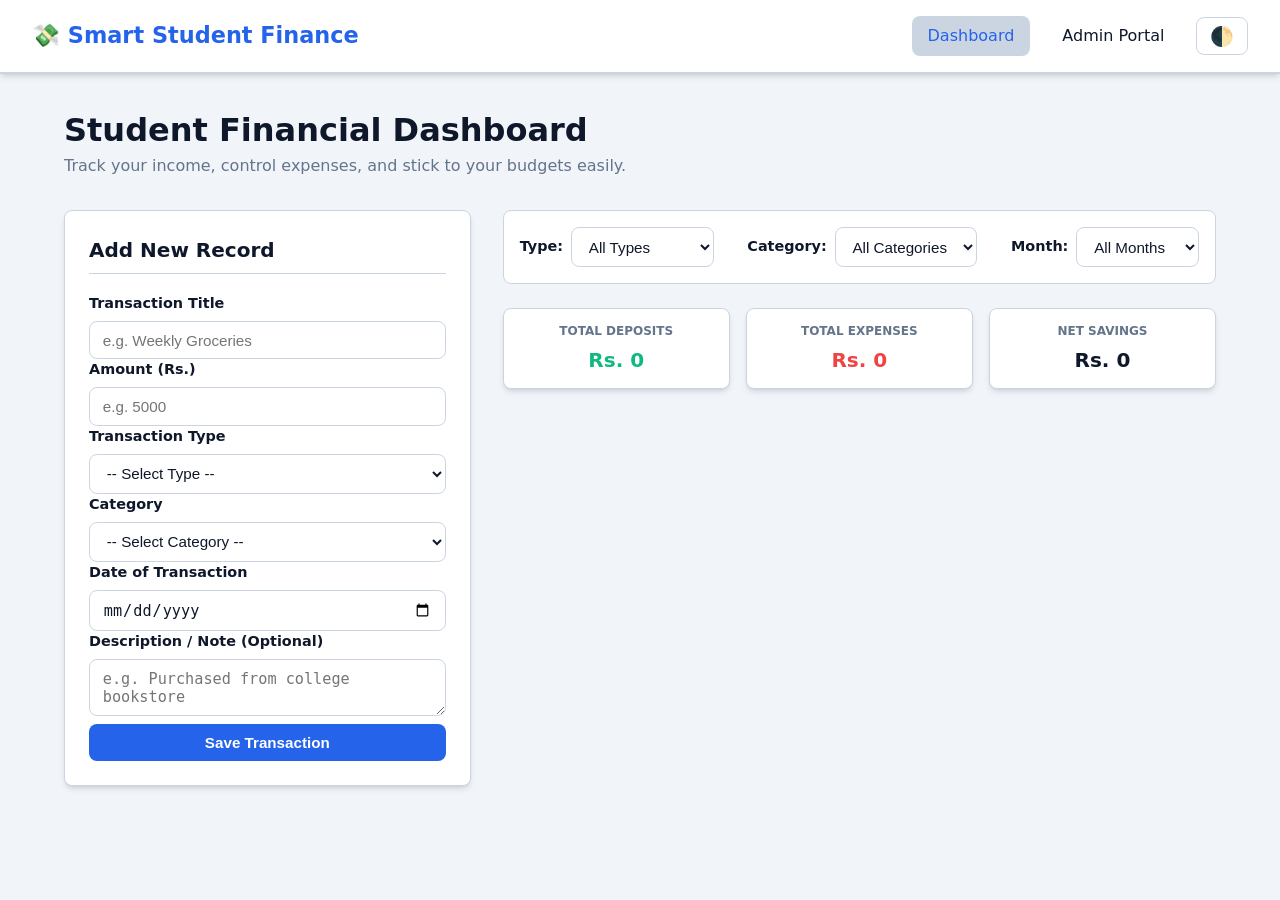
<file: index.html>
<!DOCTYPE html>
<html lang="en">
<head>
  <meta charset="UTF-8">
  <meta name="viewport" content="width=device-width, initial-scale=1.0">
  <meta name="description" content="Manage your student budget, track incomes, expenses and save smarter with the Smart Student Finance Manager.">
  <title>Smart Student Finance Manager</title>
  <link rel="stylesheet" href="style.css">
</head>
<body>

  <nav id="mainNav">
    <div class="brand-title" id="navBrand">
      💸 Smart Student Finance
    </div>
    <div class="nav-controls">
      <a href="index.html" class="active" id="navLinkUser">Dashboard</a>
      <a href="admin.html" id="navLinkAdmin">Admin Portal</a>
      <button class="theme-toggle-btn" id="themeToggleBtn" aria-label="Toggle Dark Mode" type="button">🌓</button>
    </div>
  </nav>

  <main>
    <header>
      <h1>Student Financial Dashboard</h1>
      <p style="color: var(--text-muted);">Track your income, control expenses, and stick to your budgets easily.</p>
    </header>

    <div class="layout-split">
      
      <section class="layout-column-form" id="transactionFormSection">
        <div class="card">
          <h2 class="card-title">Add New Record</h2>
          
          <form id="addTransactionForm" novalidate>
            <div class="form-group">
              <label for="txnTitle">Transaction Title</label>
              <input type="text" id="txnTitle" class="form-control" placeholder="e.g. Weekly Groceries" required>
              <div class="invalid-feedback" id="titleError">Please enter a valid title (at least 3 characters).</div>
            </div>

            <div class="form-group">
              <label for="txnAmount">Amount (Rs.)</label>
              <input type="number" id="txnAmount" class="form-control" placeholder="e.g. 5000" step="1" min="1" required>
              <div class="invalid-feedback" id="amountError">Please enter a positive amount greater than 0.</div>
            </div>

            <div class="form-group">
              <label for="txnType">Transaction Type</label>
              <select id="txnType" class="form-control" required>
                <option value="" disabled selected>-- Select Type --</option>
                <option value="income">Income (+)</option>
                <option value="expense">Expense (-)</option>
              </select>
              <div class="invalid-feedback" id="typeError">Please select income or expense.</div>
            </div>

            <div class="form-group">
              <label for="txnCategory">Category</label>
              <select id="txnCategory" class="form-control" required>
                <option value="" disabled selected>-- Select Category --</option>
                <option value="Education">Education</option>
                <option value="Food">Food</option>
                <option value="Housing">Housing</option>
                <option value="Entertainment">Entertainment</option>
                <option value="Salary">Salary</option>
                <option value="Other">Other</option>
              </select>
              <div class="invalid-feedback" id="categoryError">Please select a category.</div>
            </div>

            <div class="form-group">
              <label for="txnDate">Date of Transaction</label>
              <input type="date" id="txnDate" class="form-control" required>
              <div class="invalid-feedback" id="dateError">Please select a valid date.</div>
            </div>

            <div class="form-group">
              <label for="txnDescription">Description / Note (Optional)</label>
              <textarea id="txnDescription" class="form-control" rows="2" placeholder="e.g. Purchased from college bookstore"></textarea>
            </div>

            <button type="submit" class="btn btn-primary" id="btnSubmitTxn" style="width: 100%; margin-top: 0.5rem;">
              Save Transaction
            </button>
          </form>
        </div>
      </section>
      <section class="layout-column-content" id="transactionListSection">
        
  <div class="filter-bar" id="filterBar">
    <div class="filter-group">
      <label for="filterType">Type:</label>
      <select id="filterType" class="form-control" style="width: auto;">
        <option value="all">All Types</option>
        <option value="income">Income Only</option>
        <option value="expense">Expense Only</option>
      </select>
    </div>

    <div class="filter-group">
      <label for="filterCategory">Category:</label>
      <select id="filterCategory" class="form-control" style="width: auto;">
        <option value="all">All Categories</option>
        <option value="Education">Education</option>
        <option value="Food">Food</option>
        <option value="Housing">Housing</option>
        <option value="Entertainment">Entertainment</option>
        <option value="Salary">Salary</option>
        <option value="Other">Other</option>
      </select>
    </div>

    <div class="filter-group">
      <label for="filterMonth">Month:</label>
      <select id="filterMonth" class="form-control" style="width: auto;">
        <option value="all">All Months</option>
        <option value="01">January</option>
        <option value="02">February</option>
        <option value="03">March</option>
        <option value="04">April</option>
        <option value="05">May</option>
        <option value="06">June</option>
        <option value="07">July</option>
        <option value="08">August</option>
        <option value="09">September</option>
        <option value="10">October</option>
        <option value="11">November</option>
        <option value="12">December</option>
      </select>
    </div>
  </div>

  <div class="stats-grid" id="userStatsGrid" style="gap: 1rem;">
    <div class="stat-card" style="padding: 0.8rem; flex: 1 1 120px; text-align: center;">
      <span class="stat-label" style="font-size: 0.75rem;">Total Deposits</span>
      <span class="stat-value" id="userTotalDeposits" style="font-size: 1.25rem; color: var(--success-color);">Rs. 0</span>
    </div>

    <div class="stat-card" style="padding: 0.8rem; flex: 1 1 120px; text-align: center;">
      <span class="stat-label" style="font-size: 0.75rem;">Total Expenses</span>
      <span class="stat-value" id="userTotalExpenses" style="font-size: 1.25rem; color: var(--danger-color);">Rs. 0</span>
    </div>

    <div class="stat-card" style="padding: 0.8rem; flex: 1 1 120px; text-align: center;">
      <span class="stat-label" style="font-size: 0.75rem;">Net Savings</span>
      <span class="stat-value" id="userNetSavings" style="font-size: 1.25rem;">Rs. 0</span>
    </div>
  </div>

  <div id="dynamicContainer"></div>

</section>

</div>
</main>

<script src="app.js"></script>
</body>
</html>
</file>
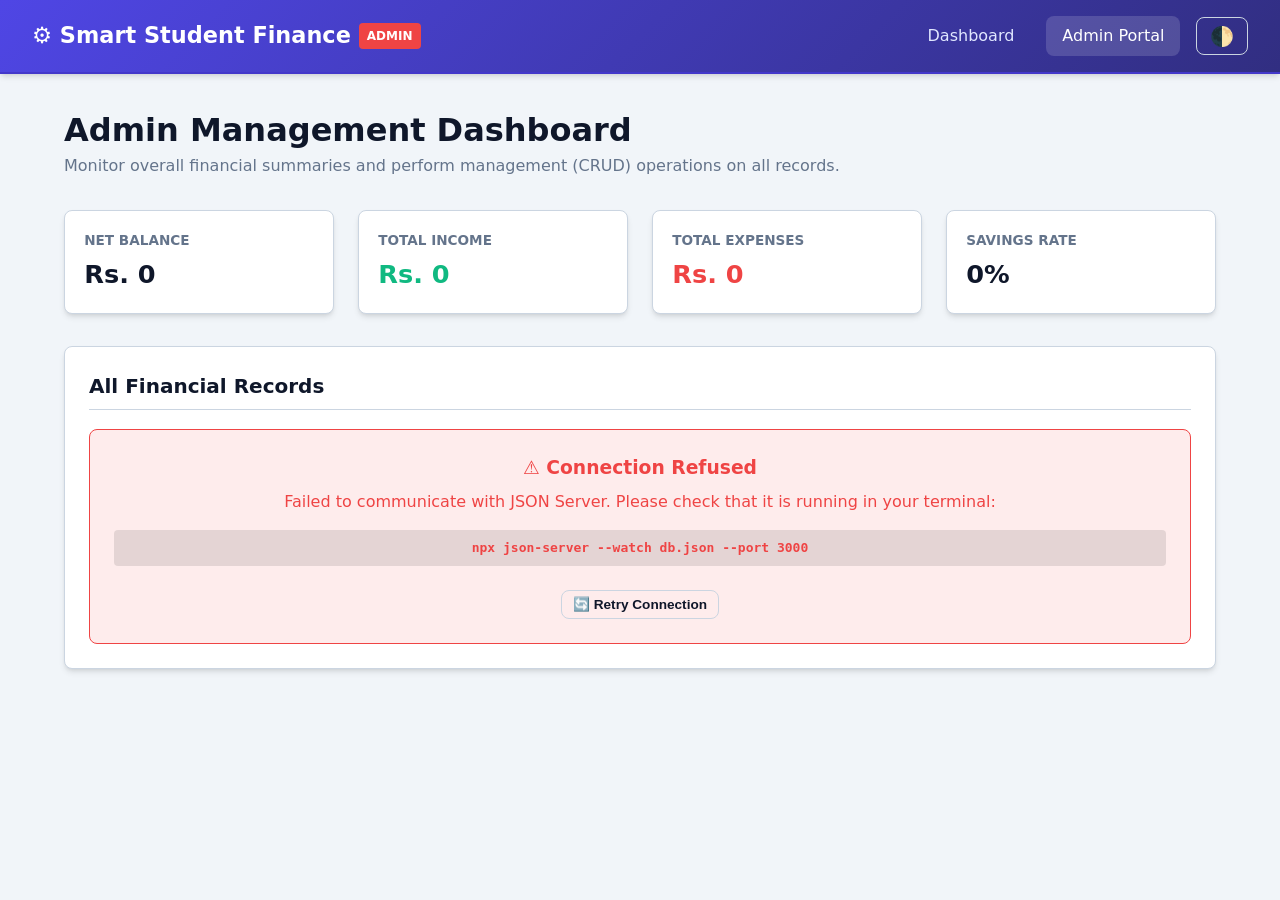
<file: admin.html>
<!DOCTYPE html>
<html lang="en">
<head>
  <meta charset="UTF-8">
  <meta name="viewport" content="width=device-width, initial-scale=1.0">
  <meta name="description" content="Admin Control Panel for Smart Student Finance Manager. Review stats, modify logs, and manage data.">
  <title>Admin Panel - Smart Student Finance Manager</title>
  <link rel="stylesheet" href="style.css">
</head>
<body>

  <nav class="admin-navbar" id="adminNav">
    <div class="brand-title" id="navBrand">
      ⚙️ Smart Student Finance <span class="admin-badge">Admin</span>
    </div>
    <div class="nav-controls">
      <a href="index.html" id="navLinkUser">Dashboard</a>
      <a href="admin.html" class="active" id="navLinkAdmin">Admin Portal</a>
      <button class="theme-toggle-btn" id="themeToggleBtn" aria-label="Toggle Dark Mode" type="button">🌓</button>
    </div>
  </nav>

  <main>
    <header>
      <h1>Admin Management Dashboard</h1>
      <p style="color: var(--text-muted);">Monitor overall financial summaries and perform management (CRUD) operations on all records.</p>
    </header>

    <section class="stats-grid" id="statsGridSection" aria-label="Summary Statistics">
      <div class="stat-card" id="statCardBalance">
        <span class="stat-label">Net Balance</span>
        <span class="stat-value" id="statBalance">Rs. 0</span>
      </div>

      <div class="stat-card" id="statCardIncome">
        <span class="stat-label">Total Income</span>
        <span class="stat-value" id="statIncome" style="color: var(--success-color);">Rs. 0</span>
      </div>

      <div class="stat-card" id="statCardExpenses">
        <span class="stat-label">Total Expenses</span>
        <span class="stat-value" id="statExpenses" style="color: var(--danger-color);">Rs. 0</span>
      </div>

      <div class="stat-card" id="statCardSavings">
        <span class="stat-label">Savings Rate</span>
        <span class="stat-value" id="statSavings">0%</span>
      </div>
    </section>

    <section class="card" id="managementLogsSection">
      <h2 class="card-title">All Financial Records</h2>

      <div id="adminTableContainer"></div>
    </section>
  </main>

  <div class="modal-backdrop" id="editModalBackdrop">
    <div class="modal-content" role="dialog" aria-modal="true" aria-labelledby="modalHeading">

      <div class="modal-header">
        <h3 id="modalHeading">Edit Transaction</h3>
        <button class="modal-close" id="btnCancelEditCross" aria-label="Close modal">&times;</button>
      </div>

      <form id="editTransactionForm" novalidate>
        <input type="hidden" id="editTxnId">

        <div class="form-group">
          <label for="editTxnTitle">Transaction Title</label>
          <input type="text" id="editTxnTitle" class="form-control" placeholder="e.g. Rent" required>
          <div class="invalid-feedback" id="editTitleError">Please enter a valid title (at least 3 characters).</div>
        </div>

        <div class="form-group" style="margin-top: 0.8rem;">
          <label for="editTxnAmount">Amount (Rs.)</label>
          <input type="number" id="editTxnAmount" class="form-control" placeholder="e.g. 5000" step="1" min="1" required>
          <div class="invalid-feedback" id="editAmountError">Please enter a positive amount greater than 0.</div>
        </div>

        <div class="form-group" style="margin-top: 0.8rem;">
          <label for="editTxnType">Transaction Type</label>
          <select id="editTxnType" class="form-control" required>
            <option value="income">Income (+)</option>
            <option value="expense">Expense (-)</option>
          </select>
          <div class="invalid-feedback" id="editTypeError">Please select transaction type.</div>
        </div>

        <div class="form-group" style="margin-top: 0.8rem;">
          <label for="editTxnCategory">Category</label>
          <select id="editTxnCategory" class="form-control" required>
            <option value="Education">Education</option>
            <option value="Food">Food</option>
            <option value="Housing">Housing</option>
            <option value="Entertainment">Entertainment</option>
            <option value="Salary">Salary</option>
            <option value="Other">Other</option>
          </select>
          <div class="invalid-feedback" id="editCategoryError">Please select a category.</div>
        </div>

        <div class="form-group" style="margin-top: 0.8rem;">
          <label for="editTxnDate">Date</label>
          <input type="date" id="editTxnDate" class="form-control" required>
          <div class="invalid-feedback" id="editDateError">Please select a valid date.</div>
        </div>

        <div class="form-group" style="margin-top: 0.8rem;">
          <label for="editTxnDescription">Description / Note (Optional)</label>
          <textarea id="editTxnDescription" class="form-control" rows="2"></textarea>
        </div>

        <div class="modal-footer">
          <button type="button" class="btn btn-secondary" id="btnCancelEdit">Cancel</button>
          <button type="submit" class="btn btn-primary" id="btnSaveEdit">Save Changes</button>
        </div>
      </form>

    </div>
  </div>

  <script src="admin.js"></script>
</body>
</html>
</file>
<file: style.css>
:root {
  --primary-color: #2563eb;
  --primary-hover: #1d4ed8;
  --bg-color: #f1f5f9;
  --surface-color: #ffffff;
  --text-color: #0f172a;
  --text-muted: #64748b;
  --border-color: #cbd5e1;
  --success-color: #10b981;
  --danger-color: #ef4444;
  --warning-color: #f59e0b;
  --shadow: 0 4px 6px -1px rgba(0, 0, 0, 0.1), 0 2px 4px -2px rgba(0, 0, 0, 0.1);
  --border-radius: 8px;
  --transition: all 0.2s ease-in-out;
}

body.dark-theme {
  --primary-color: #60a5fa;
  --primary-hover: #93c5fd;
  --bg-color: #0f172a;
  --surface-color: #1e293b;
  --text-color: #f8fafc;
  --text-muted: #94a3b8;
  --border-color: #475569;
  --success-color: #34d399;
  --danger-color: #f87171;
  --shadow: 0 4px 6px -1px rgba(0, 0, 0, 0.3), 0 2px 4px -2px rgba(0, 0, 0, 0.3);
}

* {
  box-sizing: border-box;
  margin: 0;
  padding: 0;
}

body {
  font-family: system-ui, -apple-system, BlinkMacSystemFont, "Segoe UI", Roboto, "Helvetica Neue", Arial, sans-serif;
  background-color: var(--bg-color);
  color: var(--text-color);
  line-height: 1.5;
  transition: background-color 0.3s ease, color 0.3s ease;
}

nav {
  display: flex;
  justify-content: space-between;
  align-items: center;
  padding: 1rem 2rem;
  background-color: var(--surface-color);
  border-bottom: 2px solid var(--border-color);
  box-shadow: var(--shadow);
}

nav .brand-title {
  font-size: 1.4rem;
  font-weight: 700;
  color: var(--primary-color);
  display: flex;
  align-items: center;
  gap: 0.5rem;
}

nav .nav-controls {
  display: flex;
  align-items: center;
  gap: 1rem;
}

nav a {
  text-decoration: none;
  color: var(--text-color);
  font-weight: 500;
  padding: 0.5rem 1rem;
  border-radius: var(--border-radius);
  transition: var(--transition);
}

nav a:hover,
nav a.active {
  background-color: var(--border-color);
  color: var(--primary-color);
}

nav.admin-navbar {
  background: linear-gradient(135deg, #4f46e5, #312e81);
  border-bottom: 2px solid #4338ca;
  color: #ffffff;
}

nav.admin-navbar .brand-title {
  color: #ffffff;
}

nav.admin-navbar a {
  color: #e0e7ff;
}

nav.admin-navbar a:hover,
nav.admin-navbar a.active {
  background-color: rgba(255, 255, 255, 0.15);
  color: #ffffff;
}

.admin-badge {
  background-color: var(--danger-color);
  color: #ffffff;
  padding: 0.25rem 0.5rem;
  font-size: 0.75rem;
  font-weight: bold;
  border-radius: 4px;
  text-transform: uppercase;
}

main {
  max-width: 1200px;
  margin: 2rem auto;
  padding: 0 1.5rem;
  display: flex;
  flex-direction: column;
  gap: 2rem;
}

.layout-split {
  display: flex;
  flex-direction: row;
  gap: 2rem;
  flex-wrap: wrap;
}

.layout-column-form {
  flex: 1 1 350px;
}

.layout-column-content {
  flex: 2 1 600px;
  display: flex;
  flex-direction: column;
  gap: 1.5rem;
}

.card {
  background-color: var(--surface-color);
  border: 1px solid var(--border-color);
  border-radius: var(--border-radius);
  padding: 1.5rem;
  box-shadow: var(--shadow);
  display: flex;
  flex-direction: column;
  gap: 1.2rem;
}

.card-title {
  font-size: 1.25rem;
  font-weight: 600;
  border-bottom: 1px solid var(--border-color);
  padding-bottom: 0.5rem;
  color: var(--text-color);
}

.btn {
  display: inline-flex;
  align-items: center;
  justify-content: center;
  gap: 0.5rem;
  padding: 0.6rem 1.2rem;
  font-size: 0.95rem;
  font-weight: 600;
  border-radius: var(--border-radius);
  border: none;
  cursor: pointer;
  transition: var(--transition);
  text-decoration: none;
}

.btn-primary {
  background-color: var(--primary-color);
  color: #ffffff;
}

.btn-primary:hover {
  background-color: var(--primary-hover);
}

.btn-secondary {
  background-color: transparent;
  border: 1px solid var(--border-color);
  color: var(--text-color);
}

.btn-secondary:hover {
  background-color: var(--border-color);
}

.btn-danger {
  background-color: var(--danger-color);
  color: #ffffff;
}

.btn-danger:hover {
  background-color: #dc2626;
}

.btn-sm {
  padding: 0.35rem 0.7rem;
  font-size: 0.85rem;
}

.theme-toggle-btn {
  background: none;
  border: 1px solid var(--border-color);
  cursor: pointer;
  font-size: 1.2rem;
  padding: 0.4rem 0.8rem;
  border-radius: var(--border-radius);
  color: var(--text-color);
  transition: var(--transition);
}

.theme-toggle-btn:hover {
  background-color: var(--border-color);
}

.form-group {
  display: flex;
  flex-direction: column;
  gap: 0.4rem;
}

.form-group label {
  font-weight: 600;
  font-size: 0.9rem;
  color: var(--text-color);
}

.form-control {
  width: 100%;
  padding: 0.6rem 0.8rem;
  border: 1px solid var(--border-color);
  border-radius: var(--border-radius);
  background-color: var(--surface-color);
  color: var(--text-color);
  font-size: 0.95rem;
  transition: var(--transition);
}

.form-control:focus {
  outline: none;
  border-color: var(--primary-color);
  box-shadow: 0 0 0 3px rgba(37, 99, 235, 0.15);
}

.invalid-feedback {
  display: none;
  color: var(--danger-color);
  font-size: 0.8rem;
  font-weight: 500;
}

.form-control.is-invalid {
  border-color: var(--danger-color);
  box-shadow: 0 0 0 3px rgba(239, 68, 68, 0.15);
}

.form-control.is-invalid + .invalid-feedback {
  display: block;
}

.filter-bar {
  display: flex;
  align-items: center;
  justify-content: space-between;
  gap: 1rem;
  flex-wrap: wrap;
  padding: 1rem;
  background-color: var(--surface-color);
  border: 1px solid var(--border-color);
  border-radius: var(--border-radius);
}

.filter-group {
  display: flex;
  align-items: center;
  gap: 0.5rem;
}

.filter-group label {
  font-weight: 600;
  font-size: 0.9rem;
  white-space: nowrap;
}

.loading-indicator {
  text-align: center;
  padding: 2rem;
  color: var(--text-muted);
  font-size: 1.1rem;
  display: flex;
  flex-direction: column;
  align-items: center;
  gap: 0.5rem;
}

.spinner {
  width: 32px;
  height: 32px;
  border: 4px solid var(--border-color);
  border-top: 4px solid var(--primary-color);
  border-radius: 50%;
  animation: spin 1s linear infinite;
}

@keyframes spin {
  0% {
    transform: rotate(0deg);
  }

  100% {
    transform: rotate(360deg);
  }
}

.error-state {
  background-color: rgba(239, 68, 68, 0.1);
  color: var(--danger-color);
  border: 1px solid var(--danger-color);
  padding: 1.5rem;
  border-radius: var(--border-radius);
  text-align: center;
  display: flex;
  flex-direction: column;
  gap: 0.5rem;
}

.empty-state {
  text-align: center;
  padding: 3rem;
  color: var(--text-muted);
  background-color: var(--surface-color);
  border: 1px dashed var(--border-color);
  border-radius: var(--border-radius);
}
.transaction-list {
  display: flex;
  flex-direction: column;
  gap: 1rem;
}

.transaction-card {
  display: flex;
  justify-content: space-between;
  align-items: center;
  padding: 1rem 1.5rem;
  background-color: var(--surface-color);
  border: 1px solid var(--border-color);
  border-radius: var(--border-radius);
  box-shadow: var(--shadow);
  transition: var(--transition);
}

.transaction-card:hover {
  transform: translateY(-2px);
}

.transaction-info {
  display: flex;
  flex-direction: column;
  gap: 0.2rem;
}

.transaction-header {
  display: flex;
  align-items: center;
  gap: 0.5rem;
  flex-wrap: wrap;
}

.transaction-title {
  font-weight: 700;
  font-size: 1.05rem;
}

.badge {
  font-size: 0.75rem;
  padding: 0.2rem 0.5rem;
  border-radius: 50px;
  font-weight: 600;
  text-transform: uppercase;
}

.badge-income {
  background-color: rgba(16, 185, 129, 0.15);
  color: var(--success-color);
}

.badge-expense {
  background-color: rgba(239, 68, 68, 0.15);
  color: var(--danger-color);
}

.badge-category {
  background-color: var(--border-color);
  color: var(--text-muted);
}

.transaction-meta {
  font-size: 0.85rem;
  color: var(--text-muted);
  display: flex;
  gap: 1rem;
}

.transaction-value {
  font-size: 1.2rem;
  font-weight: 700;
  text-align: right;
  white-space: nowrap;
}

.value-income {
  color: var(--success-color);
}

.value-expense {
  color: var(--danger-color);
}

.stats-grid {
  display: flex;
  flex-wrap: wrap;
  gap: 1.5rem;
}

.stat-card {
  flex: 1 1 200px;
  background-color: var(--surface-color);
  border: 1px solid var(--border-color);
  border-radius: var(--border-radius);
  padding: 1.2rem;
  box-shadow: var(--shadow);
  display: flex;
  flex-direction: column;
  gap: 0.3rem;
}

.stat-card .stat-label {
  font-size: 0.85rem;
  font-weight: 600;
  color: var(--text-muted);
  text-transform: uppercase;
}

.stat-card .stat-value {
  font-size: 1.6rem;
  font-weight: 800;
}

.table-wrapper {
  overflow-x: auto;
  background-color: var(--surface-color);
  border: 1px solid var(--border-color);
  border-radius: var(--border-radius);
  box-shadow: var(--shadow);
}

table {
  width: 100%;
  border-collapse: collapse;
  text-align: left;
}

th,
td {
  padding: 1rem;
  border-bottom: 1px solid var(--border-color);
  font-size: 0.95rem;
}

th {
  background-color: rgba(0, 0, 0, 0.02);
  font-weight: 700;
  color: var(--text-muted);
}

tr:hover {
  background-color: rgba(0, 0, 0, 0.01);
}

.action-buttons {
  display: flex;
  gap: 0.5rem;
}

.modal-backdrop {
  position: fixed;
  top: 0;
  left: 0;
  width: 100%;
  height: 100%;
  background-color: rgba(15, 23, 42, 0.6);
  display: none;
  justify-content: center;
  align-items: center;
  z-index: 1000;
  backdrop-filter: blur(4px);
  padding: 1rem;
}

.modal-backdrop.show {
  display: flex;
}

.modal-content {
  background-color: var(--surface-color);
  border: 1px solid var(--border-color);
  border-radius: var(--border-radius);
  width: 100%;
  max-width: 500px;
  padding: 2rem;
  box-shadow: var(--shadow);
  display: flex;
  flex-direction: column;
  gap: 1.5rem;
  position: relative;
  animation: modalSlide 0.25s ease-out;
}

@keyframes modalSlide {
  from {
    transform: translateY(-30px);
    opacity: 0;
  }

  to {
    transform: translateY(0);
    opacity: 1;
  }
}

.modal-header {
  display: flex;
  justify-content: space-between;
  align-items: center;
  border-bottom: 1px solid var(--border-color);
  padding-bottom: 0.8rem;
}

.modal-close {
  background: none;
  border: none;
  font-size: 1.5rem;
  color: var(--text-muted);
  cursor: pointer;
  line-height: 1;
}

.modal-close:hover {
  color: var(--text-color);
}

.modal-footer {
  display: flex;
  justify-content: flex-end;
  gap: 0.8rem;
  border-top: 1px solid var(--border-color);
  padding-top: 1rem;
}

@media (max-width: 768px) {
  .layout-split {
    flex-direction: column;
  }

  nav {
    flex-direction: column;
    gap: 1rem;
    padding: 1rem;
  }

  .transaction-card {
    flex-direction: column;
    align-items: flex-start;
    gap: 1rem;
  }

  .transaction-value {
    text-align: left;
  }

  .filter-bar {
    flex-direction: column;
    align-items: flex-start;
  }

  .filter-group {
    width: 100%;
    justify-content: space-between;
  }
}
</file>
